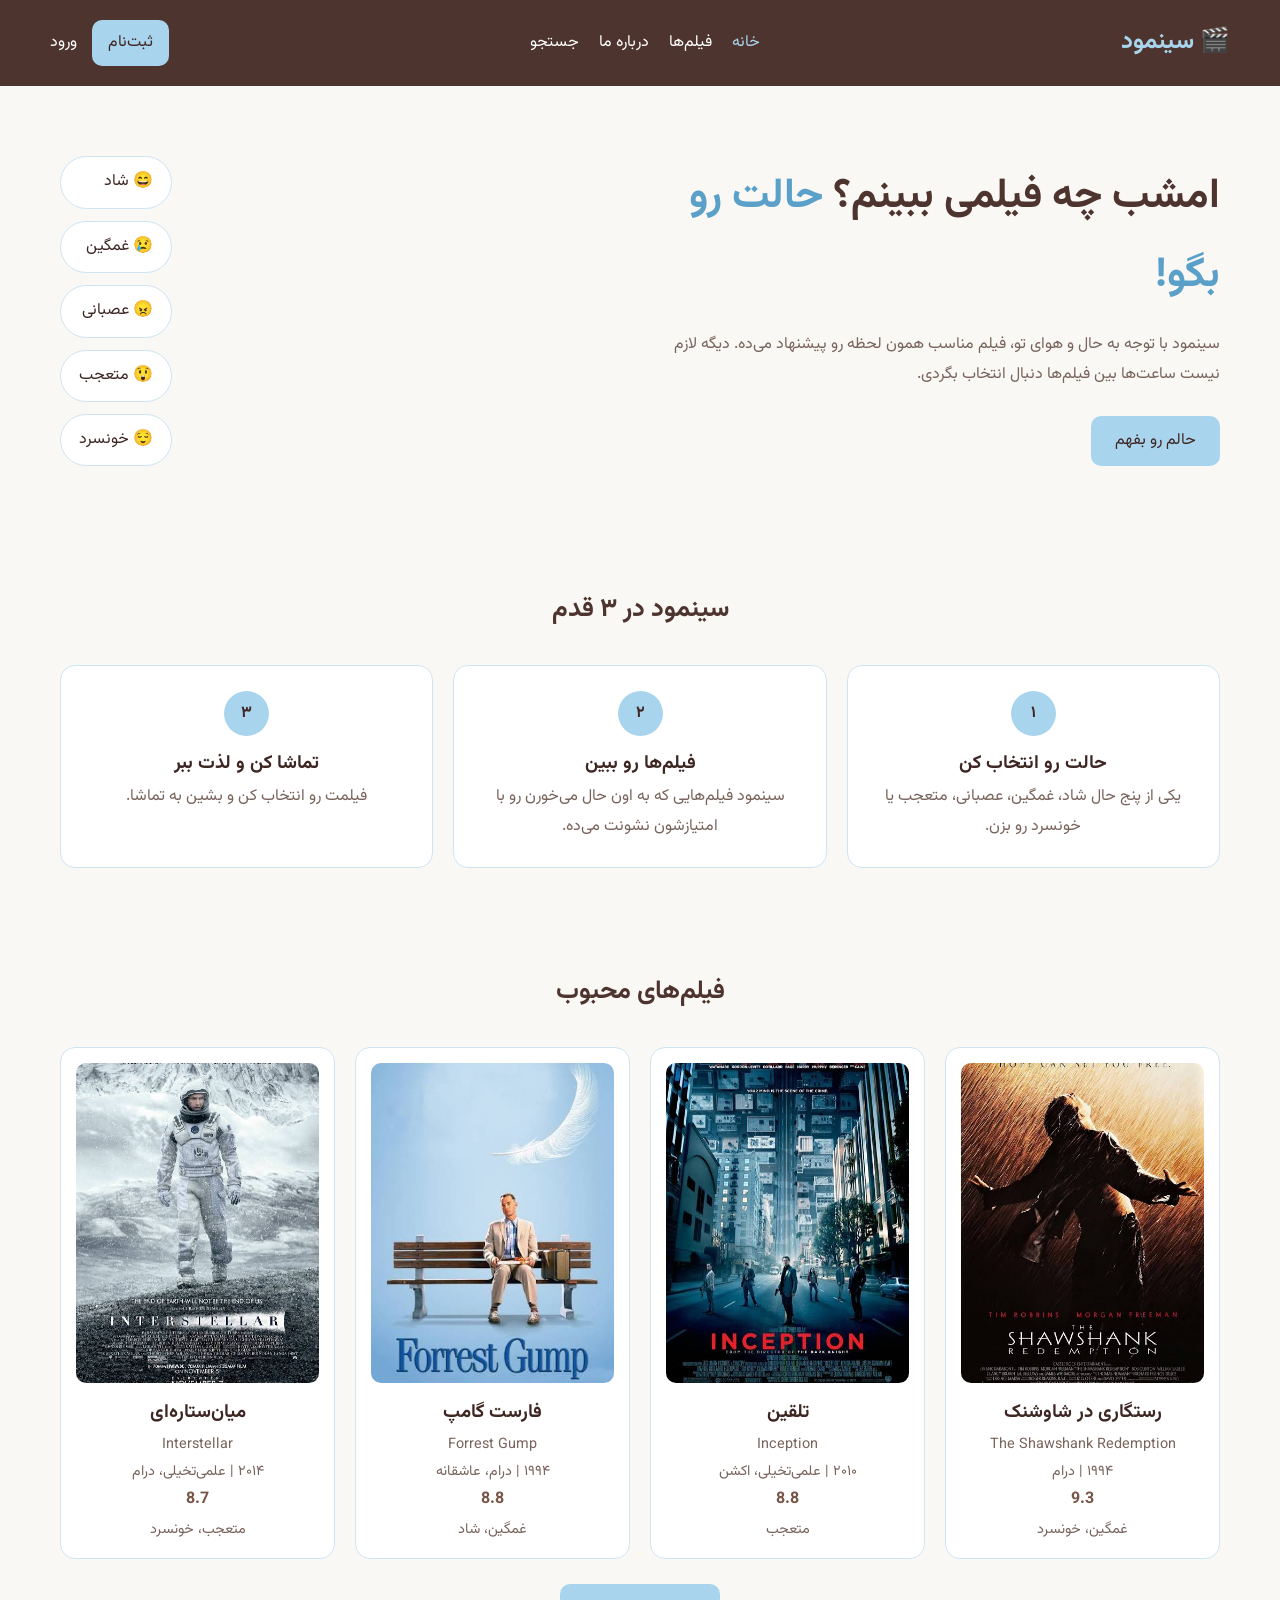
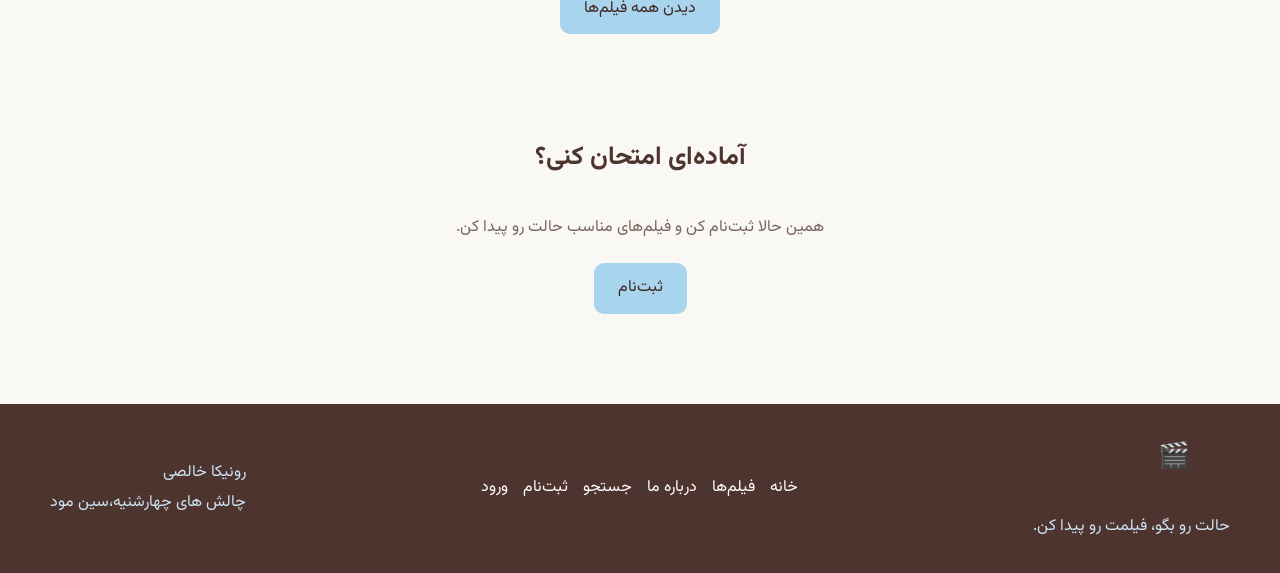
<file: index.html>
<!DOCTYPE html>
<html lang="fa" dir="rtl">

<head>
    <meta charset="UTF-8">
    <meta name="viewport" content="width=device-width, initial-scale=1.0">
    <title>خانه | سینمود</title>
    <link rel="preconnect" href="https://fonts.googleapis.com">
    <link rel="preconnect" href="https://fonts.gstatic.com" crossorigin>
    <link href="https://fonts.googleapis.com/css2?family=Vazirmatn:wght@400;700&display=swap" rel="stylesheet">
    <link rel="stylesheet" href="style.css">
</head>

<body>

    <header>
        <div class="logo">
            <a href="index.html">🎬 سینمود</a>
        </div>

        <input type="checkbox" id="menu-toggle">
        <label for="menu-toggle" class="hamburger">☰</label>

        <nav>
            <a href="index.html" class="active">خانه</a>
            <a href="movies.html">فیلم‌ها</a>
            <a href="about.html">درباره ما</a>
            <a href="search.html">جستجو</a>
        </nav>

        <div class="auth-links">
            <a href="register.html" class="reg">ثبت‌نام</a>
            <a href="login.html">ورود</a>
        </div>
    </header>

    <main>

        <section class="hero">
            <div class="hero-text">
                <h1>امشب چه فیلمی ببینم؟ <span>حالت رو بگو!</span></h1>
                <p>سینمود با توجه به حال و هوای تو، فیلم مناسب همون لحظه رو پیشنهاد می‌ده.
                    دیگه لازم نیست ساعت‌ها بین فیلم‌ها دنبال انتخاب بگردی.</p>
                <a href="search.html" class="btn">حالم رو بفهم</a>
            </div>

            <div class="hero-moods">
                <span>😄 شاد</span>
                <span>😢 غمگین</span>
                <span>😠 عصبانی</span>
                <span>😲 متعجب</span>
                <span>😌 خونسرد</span>
            </div>
        </section>

        <section class="how">
            <h2>سینمود در ۳ قدم</h2>

            <div class="steps">
                <div class="step">
                    <span class="step-number">۱</span>
                    <h3>حالت رو انتخاب کن</h3>
                    <p>یکی از پنج حال شاد، غمگین، عصبانی، متعجب یا خونسرد رو بزن.</p>
                </div>

                <div class="step">
                    <span class="step-number">۲</span>
                    <h3>فیلم‌ها رو ببین</h3>
                    <p>سینمود فیلم‌هایی که به اون حال می‌خورن رو با امتیازشون نشونت می‌ده.</p>
                </div>

                <div class="step">
                    <span class="step-number">۳</span>
                    <h3>تماشا کن و لذت ببر</h3>
                    <p>فیلمت رو انتخاب کن و بشین به تماشا.</p>
                </div>
            </div>
        </section>

        <section class="popular">
            <h2>فیلم‌های محبوب</h2>

            <div class="movie-grid">

                <article class="movie-card" data-mood="sad neutral">
                    <a class="card-link" href="movies.html#movie-11">
                        <img class="poster" src="images/the-shawshank-redemption.jpg" alt="پوستر فیلم رستگاری در شاوشنک">
                        <h3>رستگاری در شاوشنک</h3>
                        <p class="en-title">The Shawshank Redemption</p>
                        <p class="info">۱۹۹۴ | درام</p>
                        <p class="rating"> 9.3</p>
                        <p class="moods">غمگین، خونسرد</p>
                    </a>
                </article>

                <article class="movie-card" data-mood="surprise">
                    <a class="card-link" href="movies.html#movie-6">
                        <img class="poster" src="images/inception.jpg" alt="پوستر فیلم تلقین">
                        <h3>تلقین</h3>
                        <p class="en-title">Inception</p>
                        <p class="info">۲۰۱۰ | علمی‌تخیلی، اکشن</p>
                        <p class="rating"> 8.8</p>
                        <p class="moods">متعجب</p>
                    </a>
                </article>

                <article class="movie-card" data-mood="sad happy">
                    <a class="card-link" href="movies.html#movie-17">
                        <img class="poster" src="images/forrest-gump.jpg" alt="پوستر فیلم فارست گامپ">
                        <h3>فارست گامپ</h3>
                        <p class="en-title">Forrest Gump</p>
                        <p class="info">۱۹۹۴ | درام، عاشقانه</p>
                        <p class="rating"> 8.8</p>
                        <p class="moods">غمگین، شاد</p>
                    </a>
                </article>

                <article class="movie-card" data-mood="surprise neutral">
                    <a class="card-link" href="movies.html#movie-5">
                        <img class="poster" src="images/interstellar.jpg" alt="پوستر فیلم میان‌ستاره‌ای">
                        <h3>میان‌ستاره‌ای</h3>
                        <p class="en-title">Interstellar</p>
                        <p class="info">۲۰۱۴ | علمی‌تخیلی، درام</p>
                        <p class="rating"> 8.7</p>
                        <p class="moods">متعجب، خونسرد</p>
                    </a>
                </article>

            </div>
            <a href="movies.html" class="btn">دیدن همه فیلم‌ها</a>
        </section>

        <!-- سکشن ۴: دعوت به ثبت‌نام -->
        <section class="cta">
            <h2>آماده‌ای امتحان کنی؟</h2>
            <p>همین حالا ثبت‌نام کن و فیلم‌های مناسب حالت رو پیدا کن.</p>
            <a href="register.html" class="btn">ثبت‌نام</a>
        </section>

    </main>

    <footer>
        <div class="footer-brand">
            <h2>🎬 سینمود</h2>
            <p>حالت رو بگو، فیلمت رو پیدا کن.</p>
        </div>

        <div class="footer-links">
            <a href="index.html">خانه</a>
            <a href="movies.html">فیلم‌ها</a>
            <a href="about.html">درباره ما</a>
            <a href="search.html">جستجو</a>
            <a href="register.html">ثبت‌نام</a>
            <a href="login.html">ورود</a>
        </div>

        <div class="footer-contact">
            <p>رونیکا خالصی</p>
            <p>چالش های چهارشنیه،سین مود</p>
        </div>
    </footer>

</body>

</html>
</file>
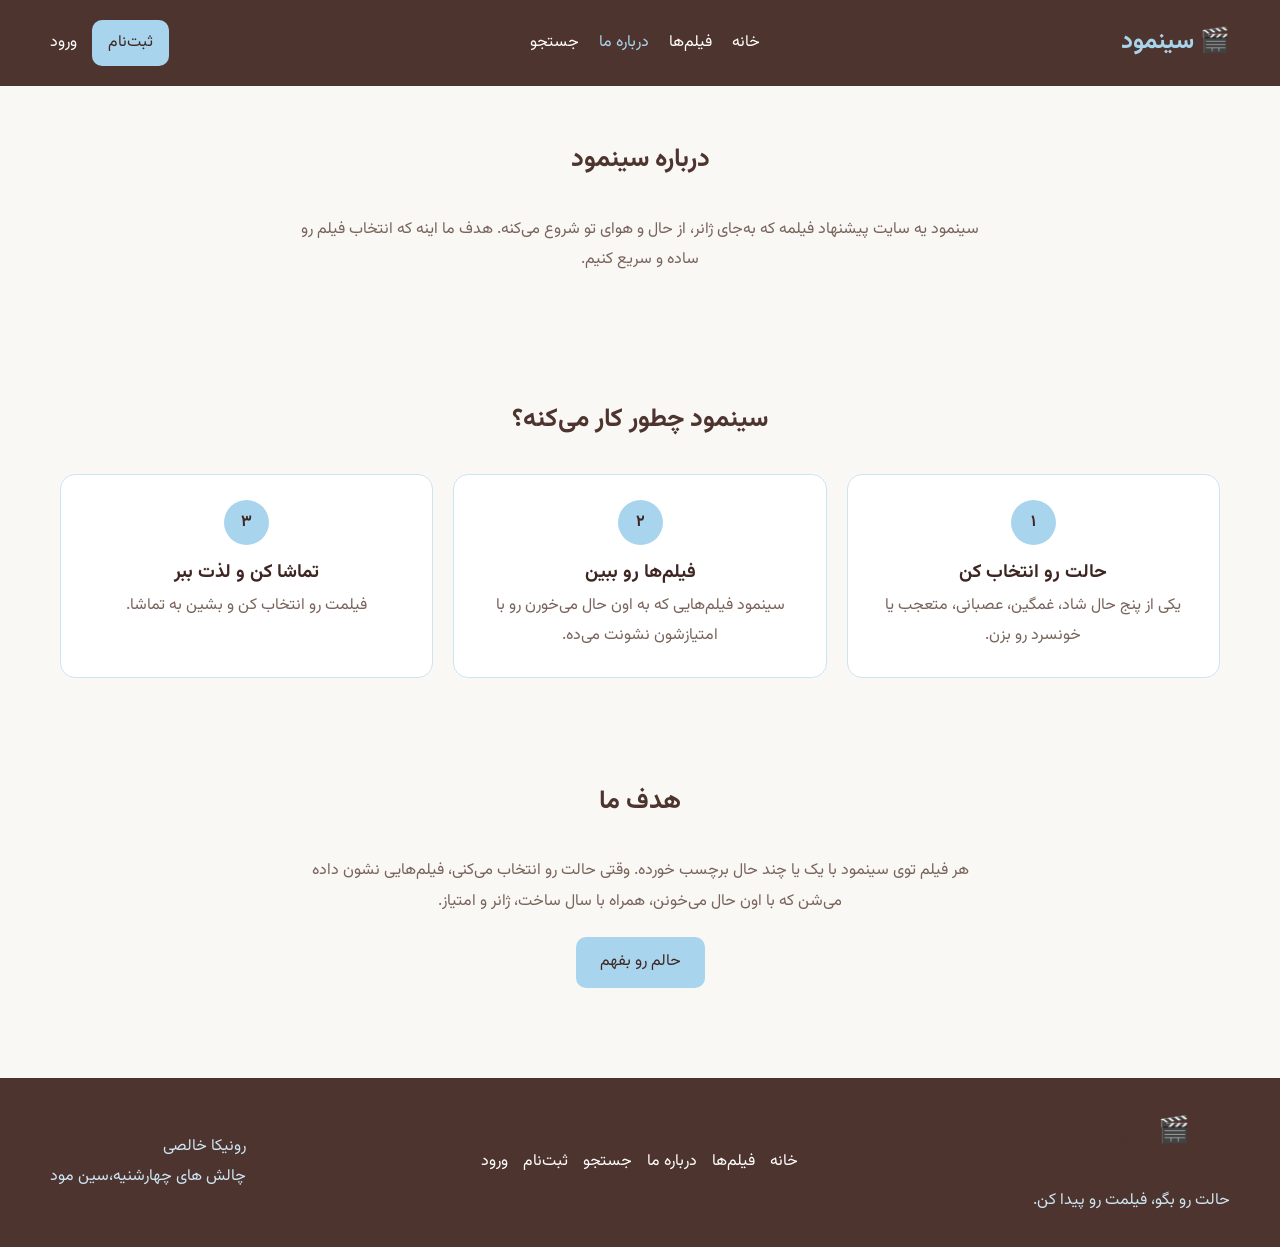
<file: about.html>
<!DOCTYPE html>
<html lang="fa" dir="rtl">

<head>
    <meta charset="UTF-8">
    <meta name="viewport" content="width=device-width, initial-scale=1.0">
    <title>درباره ما | سینمود</title>
    <link rel="preconnect" href="https://fonts.googleapis.com">
    <link rel="preconnect" href="https://fonts.gstatic.com" crossorigin>
    <link href="https://fonts.googleapis.com/css2?family=Vazirmatn:wght@400;700&display=swap" rel="stylesheet">
    <link rel="stylesheet" href="style.css">
</head>

<body>

    <header>
        <div class="logo">
            <a href="index.html">🎬 سینمود</a>
        </div>

        <input type="checkbox" id="menu-toggle">
        <label for="menu-toggle" class="hamburger">☰</label>

        <nav>
            <a href="index.html">خانه</a>
            <a href="movies.html">فیلم‌ها</a>
            <a href="about.html" class="active">درباره ما</a>
            <a href="search.html">جستجو</a>
        </nav>

        <div class="auth-links">
            <a href="register.html" class="reg">ثبت‌نام</a>
            <a href="login.html">ورود</a>
        </div>
    </header>

    <main>

        <section class="about">
            <h2>درباره سینمود</h2>
            <p class="about-goal">سینمود یه سایت پیشنهاد فیلمه که به‌جای ژانر، از حال و هوای تو شروع می‌کنه.
                هدف ما اینه که انتخاب فیلم رو ساده و سریع کنیم.</p>
        </section>

        <section class="how">
            <h2>سینمود چطور کار می‌کنه؟</h2>

            <div class="steps">
                <div class="step">
                    <span class="step-number">۱</span>
                    <h3>حالت رو انتخاب کن</h3>
                    <p>یکی از پنج حال شاد، غمگین، عصبانی، متعجب یا خونسرد رو بزن.</p>
                </div>

                <div class="step">
                    <span class="step-number">۲</span>
                    <h3>فیلم‌ها رو ببین</h3>
                    <p>سینمود فیلم‌هایی که به اون حال می‌خورن رو با امتیازشون نشونت می‌ده.</p>
                </div>

                <div class="step">
                    <span class="step-number">۳</span>
                    <h3>تماشا کن و لذت ببر</h3>
                    <p>فیلمت رو انتخاب کن و بشین به تماشا.</p>
                </div>
            </div>
        </section>

        <section class="goal">
            <h2>هدف ما</h2>
            <p>هر فیلم توی سینمود با یک یا چند حال برچسب خورده. وقتی حالت رو انتخاب می‌کنی،
                فیلم‌هایی نشون داده می‌شن که با اون حال می‌خونن، همراه با سال ساخت، ژانر و امتیاز.</p>
            <a href="search.html" class="btn">حالم رو بفهم</a>
        </section>

    </main>

    <footer>
        <div class="footer-brand">
            <h2>🎬 سینمود</h2>
            <p>حالت رو بگو، فیلمت رو پیدا کن.</p>
        </div>

        <div class="footer-links">
            <a href="index.html">خانه</a>
            <a href="movies.html">فیلم‌ها</a>
            <a href="about.html">درباره ما</a>
            <a href="search.html">جستجو</a>
            <a href="register.html">ثبت‌نام</a>
            <a href="login.html">ورود</a>
        </div>

        <div class="footer-contact">
            <p>رونیکا خالصی</p>
            <p>چالش های چهارشنیه،سین مود</p>
        </div>
    </footer>

</body>

</html>
</file>
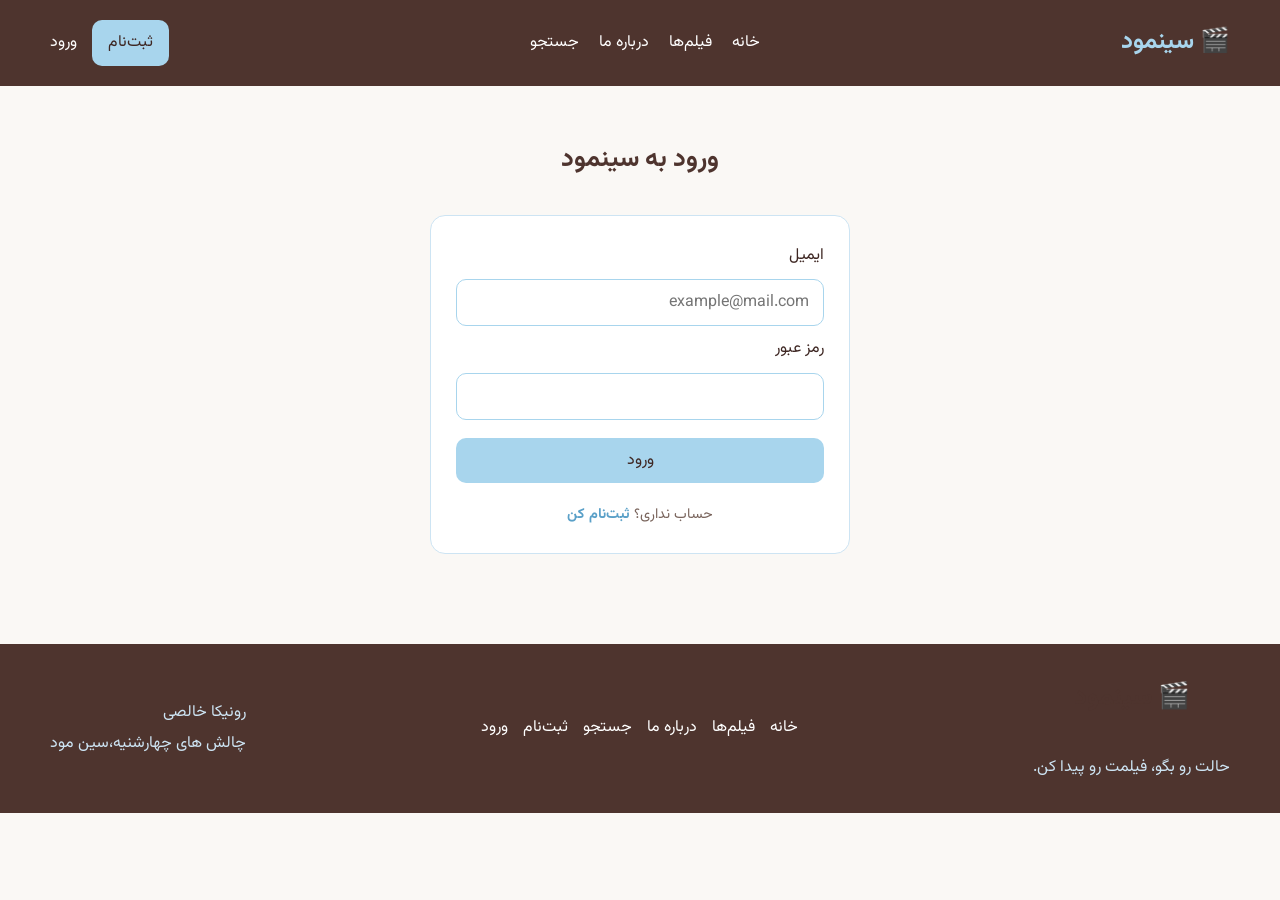
<file: login.html>
<!DOCTYPE html>
<html lang="fa" dir="rtl">

<head>
    <meta charset="UTF-8">
    <meta name="viewport" content="width=device-width, initial-scale=1.0">
    <title>ورود | سینمود</title>
    <link rel="preconnect" href="https://fonts.googleapis.com">
    <link rel="preconnect" href="https://fonts.gstatic.com" crossorigin>
    <link href="https://fonts.googleapis.com/css2?family=Vazirmatn:wght@400;700&display=swap" rel="stylesheet">
    <link rel="stylesheet" href="style.css">
</head>

<body>

    <header>
        <div class="logo">
            <a href="index.html">🎬 سینمود</a>
        </div>

        <input type="checkbox" id="menu-toggle">
        <label for="menu-toggle" class="hamburger">☰</label>

        <nav>
            <a href="index.html">خانه</a>
            <a href="movies.html">فیلم‌ها</a>
            <a href="about.html">درباره ما</a>
            <a href="search.html">جستجو</a>
        </nav>

        <div class="auth-links">
            <a href="register.html" class="reg">ثبت‌نام</a>
            <a href="login.html">ورود</a>
        </div>
    </header>

    <main>

        <section class="auth">
            <h2>ورود به سینمود</h2>

            <form class="auth-form" action="#" method="post">
                <label for="login-email">ایمیل</label>
                <input type="email" id="login-email" name="email" placeholder="example@mail.com">

                <label for="login-pass">رمز عبور</label>
                <input type="password" id="login-pass" name="password">

                <button type="submit">ورود</button>

                <p class="auth-switch">حساب نداری؟ <a href="register.html">ثبت‌نام کن</a></p>
            </form>
        </section>

    </main>

    <footer>
        <div class="footer-brand">
            <h2>🎬 سینمود</h2>
            <p>حالت رو بگو، فیلمت رو پیدا کن.</p>
        </div>

        <div class="footer-links">
            <a href="index.html">خانه</a>
            <a href="movies.html">فیلم‌ها</a>
            <a href="about.html">درباره ما</a>
            <a href="search.html">جستجو</a>
            <a href="register.html">ثبت‌نام</a>
            <a href="login.html">ورود</a>
        </div>

        <div class="footer-contact">
            <p>رونیکا خالصی</p>
            <p>چالش های چهارشنیه،سین مود</p>
        </div>
    </footer>

</body>

</html>
</file>
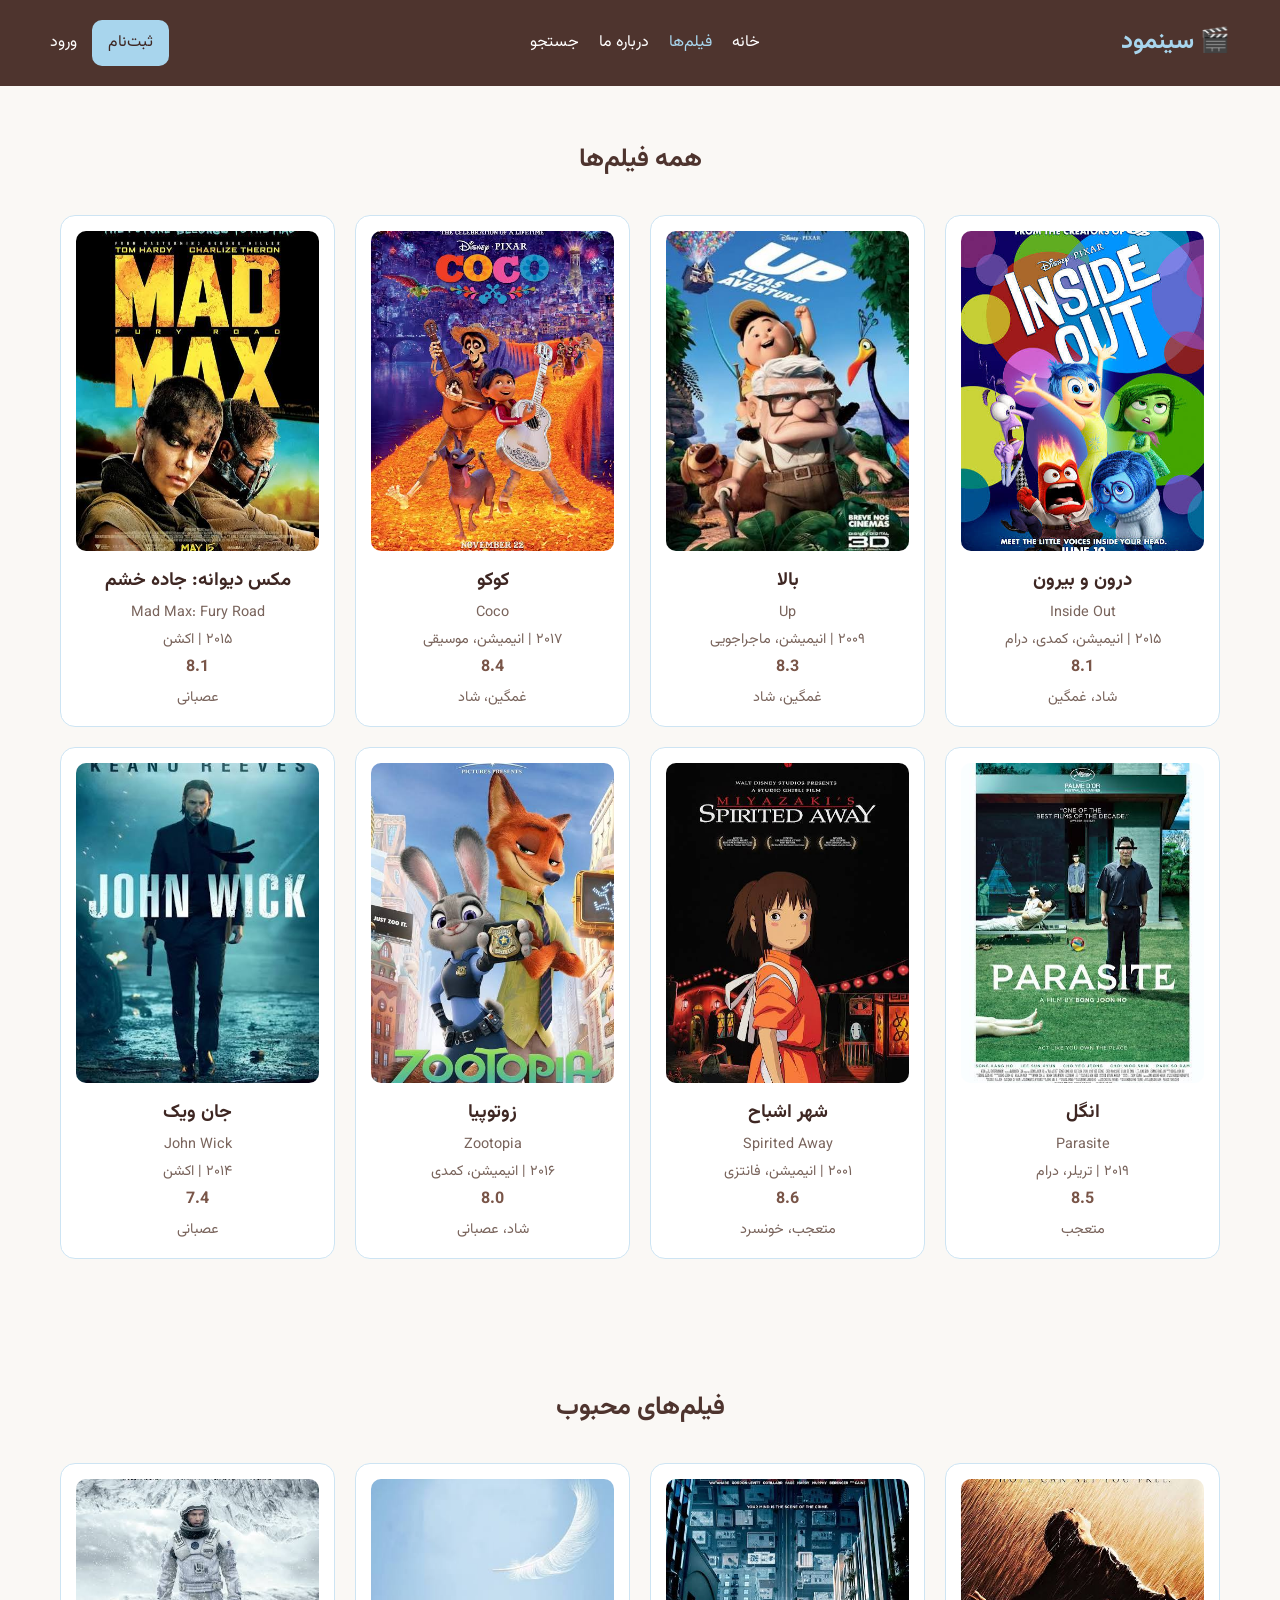
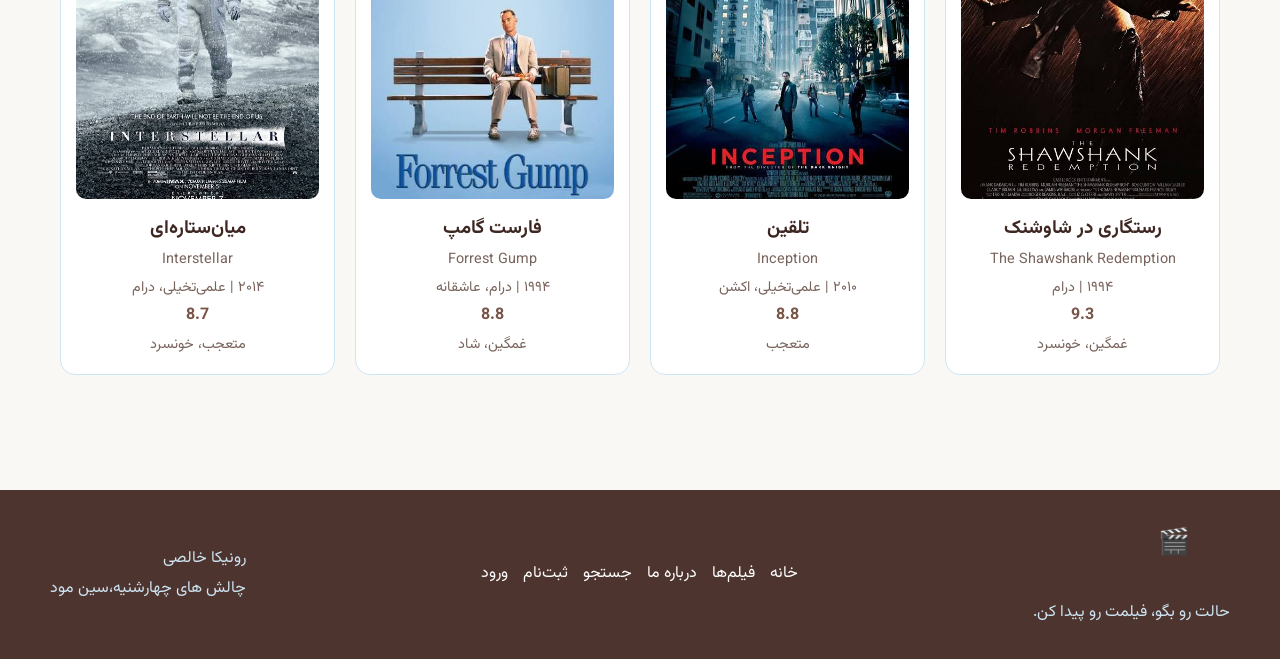
<file: movies.html>
<!DOCTYPE html>
<html lang="fa" dir="rtl">

<head>
    <meta charset="UTF-8">
    <meta name="viewport" content="width=device-width, initial-scale=1.0">
    <title>فیلم‌ها | سینمود</title>
    <link rel="preconnect" href="https://fonts.googleapis.com">
    <link rel="preconnect" href="https://fonts.gstatic.com" crossorigin>
    <link href="https://fonts.googleapis.com/css2?family=Vazirmatn:wght@400;700&display=swap" rel="stylesheet">
    <link rel="stylesheet" href="style.css">
</head>

<body>

    <header>
        <div class="logo">
            <a href="index.html">🎬 سینمود</a>
        </div>

        <input type="checkbox" id="menu-toggle">
        <label for="menu-toggle" class="hamburger">☰</label>

        <nav>
            <a href="index.html">خانه</a>
            <a href="movies.html" class="active">فیلم‌ها</a>
            <a href="about.html">درباره ما</a>
            <a href="search.html">جستجو</a>
        </nav>

        <div class="auth-links">
            <a href="register.html" class="reg">ثبت‌نام</a>
            <a href="login.html">ورود</a>
        </div>
    </header>

    <main>

        <section class="movies">
            <h2>همه فیلم‌ها</h2>

            <div class="movie-grid">

                <article class="movie-card" data-mood="happy sad">
                    <a class="card-link" href="movies.html#movie-1">
                        <img class="poster" src="images/inside-out.jpg" alt="پوستر فیلم درون و بیرون">
                        <h3>درون و بیرون</h3>
                        <p class="en-title">Inside Out</p>
                        <p class="info">۲۰۱۵ | انیمیشن، کمدی، درام</p>
                        <p class="rating"> 8.1</p>
                        <p class="moods">شاد، غمگین</p>
                    </a>
                </article>

                <article class="movie-card" data-mood="sad happy">
                    <a class="card-link" href="movies.html#movie-3">
                        <img class="poster" src="images/up.jpg" alt="پوستر فیلم بالا">
                        <h3>بالا</h3>
                        <p class="en-title">Up</p>
                        <p class="info">۲۰۰۹ | انیمیشن، ماجراجویی</p>
                        <p class="rating">8.3</p>
                        <p class="moods">غمگین، شاد</p>
                    </a>
                </article>

                <article class="movie-card" data-mood="sad happy">
                    <a class="card-link" href="movies.html#movie-8">
                        <img class="poster" src="images/coco.jpg" alt="پوستر فیلم کوکو">
                        <h3>کوکو</h3>
                        <p class="en-title">Coco</p>
                        <p class="info">۲۰۱۷ | انیمیشن، موسیقی</p>
                        <p class="rating"> 8.4</p>
                        <p class="moods">غمگین، شاد</p>
                    </a>
                </article>

                <article class="movie-card" data-mood="angry">
                    <a class="card-link" href="movies.html#movie-10">
                        <img class="poster" src="images/mad-max-fury-road.jpg" alt="پوستر فیلم مکس دیوانه: جاده خشم">
                        <h3>مکس دیوانه: جاده خشم</h3>
                        <p class="en-title">Mad Max: Fury Road</p>
                        <p class="info">۲۰۱۵ | اکشن</p>
                        <p class="rating"> 8.1</p>
                        <p class="moods">عصبانی</p>
                    </a>
                </article>

                <article class="movie-card" data-mood="surprise">
                    <a class="card-link" href="movies.html#movie-24">
                        <img class="poster" src="images/parasite.jpg" alt="پوستر فیلم انگل">
                        <h3>انگل</h3>
                        <p class="en-title">Parasite</p>
                        <p class="info">۲۰۱۹ | تریلر، درام</p>
                        <p class="rating"> 8.5</p>
                        <p class="moods">متعجب</p>
                    </a>
                </article>

                <article class="movie-card" data-mood="surprise neutral">
                    <a class="card-link" href="movies.html#movie-14">
                        <img class="poster" src="images/spirited-away.jpg" alt="پوستر فیلم شهر اشباح">
                        <h3>شهر اشباح</h3>
                        <p class="en-title">Spirited Away</p>
                        <p class="info">۲۰۰۱ | انیمیشن، فانتزی</p>
                        <p class="rating"> 8.6</p>
                        <p class="moods">متعجب، خونسرد</p>
                    </a>
                </article>

                <article class="movie-card" data-mood="happy angry">
                    <a class="card-link" href="movies.html#movie-16">
                        <img class="poster" src="images/zootopia.jpg" alt="پوستر فیلم زوتوپیا">
                        <h3>زوتوپیا</h3>
                        <p class="en-title">Zootopia</p>
                        <p class="info">۲۰۱۶ | انیمیشن، کمدی</p>
                        <p class="rating"> 8.0</p>
                        <p class="moods">شاد، عصبانی</p>
                    </a>
                </article>

                <article class="movie-card" data-mood="angry">
                    <a class="card-link" href="movies.html#movie-22">
                        <img class="poster" src="images/john-wick.jpg" alt="پوستر فیلم جان ویک">
                        <h3>جان ویک</h3>
                        <p class="en-title">John Wick</p>
                        <p class="info">۲۰۱۴ | اکشن</p>
                        <p class="rating"> 7.4</p>
                        <p class="moods">عصبانی</p>
                    </a>
                </article>

            </div>
        </section>

        <section class="popular">
            <h2>فیلم‌های محبوب</h2>

            <div class="movie-grid">

                <article class="movie-card" data-mood="sad neutral">
                    <a class="card-link" href="movies.html#movie-11">
                        <img class="poster" src="images/the-shawshank-redemption.jpg" alt="پوستر فیلم رستگاری در شاوشنک">
                        <h3>رستگاری در شاوشنک</h3>
                        <p class="en-title">The Shawshank Redemption</p>
                        <p class="info">۱۹۹۴ | درام</p>
                        <p class="rating"> 9.3</p>
                        <p class="moods">غمگین، خونسرد</p>
                    </a>
                </article>

                <article class="movie-card" data-mood="surprise">
                    <a class="card-link" href="movies.html#movie-6">
                        <img class="poster" src="images/inception.jpg" alt="پوستر فیلم تلقین">
                        <h3>تلقین</h3>
                        <p class="en-title">Inception</p>
                        <p class="info">۲۰۱۰ | علمی‌تخیلی، اکشن</p>
                        <p class="rating"> 8.8</p>
                        <p class="moods">متعجب</p>
                    </a>
                </article>

                <article class="movie-card" data-mood="sad happy">
                    <a class="card-link" href="movies.html#movie-17">
                        <img class="poster" src="images/forrest-gump.jpg" alt="پوستر فیلم فارست گامپ">
                        <h3>فارست گامپ</h3>
                        <p class="en-title">Forrest Gump</p>
                        <p class="info">۱۹۹۴ | درام، عاشقانه</p>
                        <p class="rating"> 8.8</p>
                        <p class="moods">غمگین، شاد</p>
                    </a>
                </article>

                <article class="movie-card" data-mood="surprise neutral">
                    <a class="card-link" href="movies.html#movie-5">
                        <img class="poster" src="images/interstellar.jpg" alt="پوستر فیلم میان‌ستاره‌ای">
                        <h3>میان‌ستاره‌ای</h3>
                        <p class="en-title">Interstellar</p>
                        <p class="info">۲۰۱۴ | علمی‌تخیلی، درام</p>
                        <p class="rating"> 8.7</p>
                        <p class="moods">متعجب، خونسرد</p>
                    </a>
                </article>

            </div>
        </section>

        <div class="modal" id="movie-1">
            <a href="#" class="modal-bg" aria-label="بستن"></a>
            <div class="modal-box">
                <a href="#" class="modal-close">✕</a>
                <img class="poster" src="images/inside-out.jpg" alt="پوستر فیلم درون و بیرون">
                <h3>درون و بیرون</h3>
                <p class="en-title">Inside Out</p>
                <p class="info">سال: ۲۰۱۵ | ژانر: انیمیشن، کمدی، درام</p>
                <p class="rating"> امتیاز: 8.1</p>
                <div class="mood-tags"><span>شاد</span><span>غمگین</span></div>
                <h4>فیلم‌های مشابه</h4>
                <div class="related"><a href="#movie-3">بالا</a><a href="#movie-8">کوکو</a><a href="#movie-16">زوتوپیا</a></div>
            </div>
        </div>
        <div class="modal" id="movie-3">
            <a href="#" class="modal-bg" aria-label="بستن"></a>
            <div class="modal-box">
                <a href="#" class="modal-close">✕</a>
                <img class="poster" src="images/up.jpg" alt="پوستر فیلم بالا">
                <h3>بالا</h3>
                <p class="en-title">Up</p>
                <p class="info">سال: ۲۰۰۹ | ژانر: انیمیشن، ماجراجویی</p>
                <p class="rating"> امتیاز: 8.3</p>
                <div class="mood-tags"><span>غمگین</span><span>شاد</span></div>
                <h4>فیلم‌های مشابه</h4>
                <div class="related"><a href="#movie-1">درون و بیرون</a><a href="#movie-8">کوکو</a><a href="#movie-16">زوتوپیا</a></div>
            </div>
        </div>
        <div class="modal" id="movie-8">
            <a href="#" class="modal-bg" aria-label="بستن"></a>
            <div class="modal-box">
                <a href="#" class="modal-close">✕</a>
                <img class="poster" src="images/coco.jpg" alt="پوستر فیلم کوکو">
                <h3>کوکو</h3>
                <p class="en-title">Coco</p>
                <p class="info">سال: ۲۰۱۷ | ژانر: انیمیشن، موسیقی</p>
                <p class="rating"> امتیاز: 8.4</p>
                <div class="mood-tags"><span>غمگین</span><span>شاد</span></div>
                <h4>فیلم‌های مشابه</h4>
                <div class="related"><a href="#movie-1">درون و بیرون</a><a href="#movie-3">بالا</a><a href="#movie-16">زوتوپیا</a></div>
            </div>
        </div>
        <div class="modal" id="movie-10">
            <a href="#" class="modal-bg" aria-label="بستن"></a>
            <div class="modal-box">
                <a href="#" class="modal-close">✕</a>
                <img class="poster" src="images/mad-max-fury-road.jpg" alt="پوستر فیلم مکس دیوانه: جاده خشم">
                <h3>مکس دیوانه: جاده خشم</h3>
                <p class="en-title">Mad Max: Fury Road</p>
                <p class="info">سال: ۲۰۱۵ | ژانر: اکشن</p>
                <p class="rating"> امتیاز: 8.1</p>
                <div class="mood-tags"><span>عصبانی</span></div>
                <h4>فیلم‌های مشابه</h4>
                <div class="related"><a href="#movie-16">زوتوپیا</a><a href="#movie-22">جان ویک</a></div>
            </div>
        </div>
        <div class="modal" id="movie-24">
            <a href="#" class="modal-bg" aria-label="بستن"></a>
            <div class="modal-box">
                <a href="#" class="modal-close">✕</a>
                <img class="poster" src="images/parasite.jpg" alt="پوستر فیلم انگل">
                <h3>انگل</h3>
                <p class="en-title">Parasite</p>
                <p class="info">سال: ۲۰۱۹ | ژانر: تریلر، درام</p>
                <p class="rating"> امتیاز: 8.5</p>
                <div class="mood-tags"><span>متعجب</span></div>
                <h4>فیلم‌های مشابه</h4>
                <div class="related"><a href="#movie-14">شهر اشباح</a><a href="#movie-6">تلقین</a><a href="#movie-5">میان‌ستاره‌ای</a></div>
            </div>
        </div>
        <div class="modal" id="movie-14">
            <a href="#" class="modal-bg" aria-label="بستن"></a>
            <div class="modal-box">
                <a href="#" class="modal-close">✕</a>
                <img class="poster" src="images/spirited-away.jpg" alt="پوستر فیلم شهر اشباح">
                <h3>شهر اشباح</h3>
                <p class="en-title">Spirited Away</p>
                <p class="info">سال: ۲۰۰۱ | ژانر: انیمیشن، فانتزی</p>
                <p class="rating"> امتیاز: 8.6</p>
                <div class="mood-tags"><span>متعجب</span><span>خونسرد</span></div>
                <h4>فیلم‌های مشابه</h4>
                <div class="related"><a href="#movie-24">انگل</a><a href="#movie-11">رستگاری در شاوشنک</a><a href="#movie-6">تلقین</a></div>
            </div>
        </div>
        <div class="modal" id="movie-16">
            <a href="#" class="modal-bg" aria-label="بستن"></a>
            <div class="modal-box">
                <a href="#" class="modal-close">✕</a>
                <img class="poster" src="images/zootopia.jpg" alt="پوستر فیلم زوتوپیا">
                <h3>زوتوپیا</h3>
                <p class="en-title">Zootopia</p>
                <p class="info">سال: ۲۰۱۶ | ژانر: انیمیشن، کمدی</p>
                <p class="rating"> امتیاز: 8.0</p>
                <div class="mood-tags"><span>شاد</span><span>عصبانی</span></div>
                <h4>فیلم‌های مشابه</h4>
                <div class="related"><a href="#movie-1">درون و بیرون</a><a href="#movie-3">بالا</a><a href="#movie-8">کوکو</a></div>
            </div>
        </div>
        <div class="modal" id="movie-22">
            <a href="#" class="modal-bg" aria-label="بستن"></a>
            <div class="modal-box">
                <a href="#" class="modal-close">✕</a>
                <img class="poster" src="images/john-wick.jpg" alt="پوستر فیلم جان ویک">
                <h3>جان ویک</h3>
                <p class="en-title">John Wick</p>
                <p class="info">سال: ۲۰۱۴ | ژانر: اکشن</p>
                <p class="rating"> امتیاز: 7.4</p>
                <div class="mood-tags"><span>عصبانی</span></div>
                <h4>فیلم‌های مشابه</h4>
                <div class="related"><a href="#movie-10">مکس دیوانه: جاده خشم</a><a href="#movie-16">زوتوپیا</a></div>
            </div>
        </div>
        <div class="modal" id="movie-11">
            <a href="#" class="modal-bg" aria-label="بستن"></a>
            <div class="modal-box">
                <a href="#" class="modal-close">✕</a>
                <img class="poster" src="images/the-shawshank-redemption.jpg" alt="پوستر فیلم رستگاری در شاوشنک">
                <h3>رستگاری در شاوشنک</h3>
                <p class="en-title">The Shawshank Redemption</p>
                <p class="info">سال: ۱۹۹۴ | ژانر: درام</p>
                <p class="rating"> امتیاز: 9.3</p>
                <div class="mood-tags"><span>غمگین</span><span>خونسرد</span></div>
                <h4>فیلم‌های مشابه</h4>
                <div class="related"><a href="#movie-1">درون و بیرون</a><a href="#movie-3">بالا</a><a href="#movie-8">کوکو</a></div>
            </div>
        </div>
        <div class="modal" id="movie-6">
            <a href="#" class="modal-bg" aria-label="بستن"></a>
            <div class="modal-box">
                <a href="#" class="modal-close">✕</a>
                <img class="poster" src="images/inception.jpg" alt="پوستر فیلم تلقین">
                <h3>تلقین</h3>
                <p class="en-title">Inception</p>
                <p class="info">سال: ۲۰۱۰ | ژانر: علمی‌تخیلی، اکشن</p>
                <p class="rating"> امتیاز: 8.8</p>
                <div class="mood-tags"><span>متعجب</span></div>
                <h4>فیلم‌های مشابه</h4>
                <div class="related"><a href="#movie-24">انگل</a><a href="#movie-14">شهر اشباح</a><a href="#movie-5">میان‌ستاره‌ای</a></div>
            </div>
        </div>
        <div class="modal" id="movie-17">
            <a href="#" class="modal-bg" aria-label="بستن"></a>
            <div class="modal-box">
                <a href="#" class="modal-close">✕</a>
                <img class="poster" src="images/forrest-gump.jpg" alt="پوستر فیلم فارست گامپ">
                <h3>فارست گامپ</h3>
                <p class="en-title">Forrest Gump</p>
                <p class="info">سال: ۱۹۹۴ | ژانر: درام، عاشقانه</p>
                <p class="rating"> امتیاز: 8.8</p>
                <div class="mood-tags"><span>غمگین</span><span>شاد</span></div>
                <h4>فیلم‌های مشابه</h4>
                <div class="related"><a href="#movie-1">درون و بیرون</a><a href="#movie-3">بالا</a><a href="#movie-8">کوکو</a></div>
            </div>
        </div>
        <div class="modal" id="movie-5">
            <a href="#" class="modal-bg" aria-label="بستن"></a>
            <div class="modal-box">
                <a href="#" class="modal-close">✕</a>
                <img class="poster" src="images/interstellar.jpg" alt="پوستر فیلم میان‌ستاره‌ای">
                <h3>میان‌ستاره‌ای</h3>
                <p class="en-title">Interstellar</p>
                <p class="info">سال: ۲۰۱۴ | ژانر: علمی‌تخیلی، درام</p>
                <p class="rating"> امتیاز: 8.7</p>
                <div class="mood-tags"><span>متعجب</span><span>خونسرد</span></div>
                <h4>فیلم‌های مشابه</h4>
                <div class="related"><a href="#movie-24">انگل</a><a href="#movie-14">شهر اشباح</a><a href="#movie-11">رستگاری در شاوشنک</a></div>
            </div>
        </div>


    </main>

    <footer>
        <div class="footer-brand">
            <h2>🎬 سینمود</h2>
            <p>حالت رو بگو، فیلمت رو پیدا کن.</p>
        </div>

        <div class="footer-links">
            <a href="index.html">خانه</a>
            <a href="movies.html">فیلم‌ها</a>
            <a href="about.html">درباره ما</a>
            <a href="search.html">جستجو</a>
            <a href="register.html">ثبت‌نام</a>
            <a href="login.html">ورود</a>
        </div>

        <div class="footer-contact">
            <p>رونیکا خالصی</p>
            <p>چالش های چهارشنیه،سین مود</p>
        </div>
    </footer>

</body>

</html>
</file>
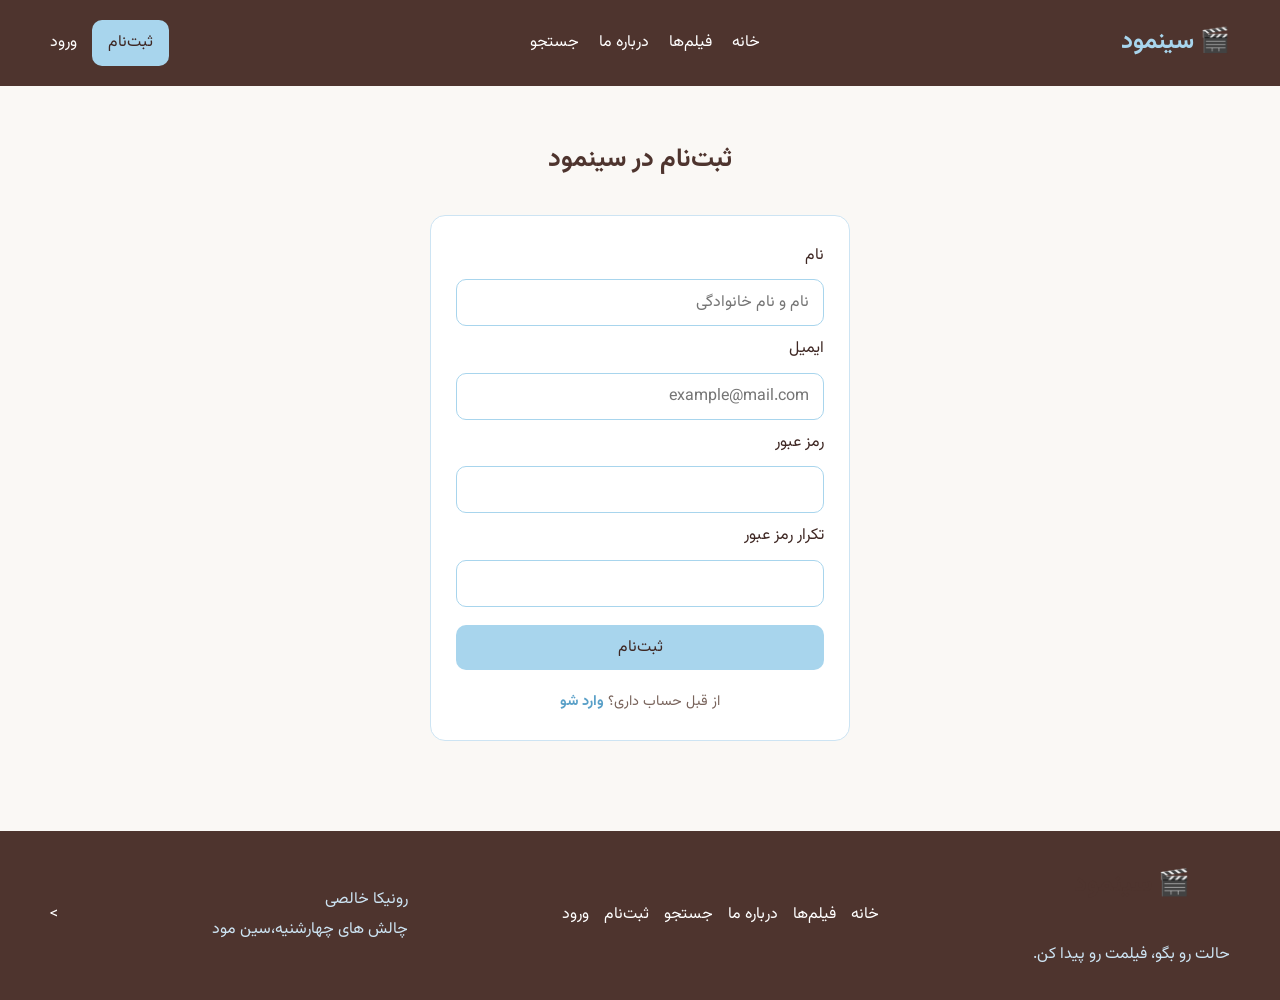
<file: register.html>
<!DOCTYPE html>
<html lang="fa" dir="rtl">

<head>
    <meta charset="UTF-8">
    <meta name="viewport" content="width=device-width, initial-scale=1.0">
    <title>ثبت‌نام | سینمود</title>
    <link rel="preconnect" href="https://fonts.googleapis.com">
    <link rel="preconnect" href="https://fonts.gstatic.com" crossorigin>
    <link href="https://fonts.googleapis.com/css2?family=Vazirmatn:wght@400;700&display=swap" rel="stylesheet">
    <link rel="stylesheet" href="style.css">
</head>

<body>

    <header>
        <div class="logo">
            <a href="index.html">🎬 سینمود</a>
        </div>

        <input type="checkbox" id="menu-toggle">
        <label for="menu-toggle" class="hamburger">☰</label>

        <nav>
            <a href="index.html">خانه</a>
            <a href="movies.html">فیلم‌ها</a>
            <a href="about.html">درباره ما</a>
            <a href="search.html">جستجو</a>
        </nav>

        <div class="auth-links">
            <a href="register.html" class="reg">ثبت‌نام</a>
            <a href="login.html">ورود</a>
        </div>
    </header>

    <main>

        <section class="auth">
            <h2>ثبت‌نام در سینمود</h2>

            <form class="auth-form" action="#" method="post">
                <label for="reg-name">نام</label>
                <input type="text" id="reg-name" name="name" placeholder="نام و نام خانوادگی">

                <label for="reg-email">ایمیل</label>
                <input type="email" id="reg-email" name="email" placeholder="example@mail.com">

                <label for="reg-pass">رمز عبور</label>
                <input type="password" id="reg-pass" name="password">

                <label for="reg-pass2">تکرار رمز عبور</label>
                <input type="password" id="reg-pass2" name="password2">

                <button type="submit">ثبت‌نام</button>

                <p class="auth-switch">از قبل حساب داری؟ <a href="login.html">وارد شو</a></p>
            </form>
        </section>

    </main>

    <footer>
        <div class="footer-brand">
            <h2>🎬 سینمود</h2>
            <p>حالت رو بگو، فیلمت رو پیدا کن.</p>
        </div>

        <div class="footer-links">
            <a href="index.html">خانه</a>
            <a href="movies.html">فیلم‌ها</a>
            <a href="about.html">درباره ما</a>
            <a href="search.html">جستجو</a>
            <a href="register.html">ثبت‌نام</a>
            <a href="login.html">ورود</a>
        </div>

        <div class="footer-contact">
            <p>رونیکا خالصی</p>
            <p>چالش های چهارشنیه،سین مود</p>
        </div>>
    </footer>

</body>

</html>
</file>
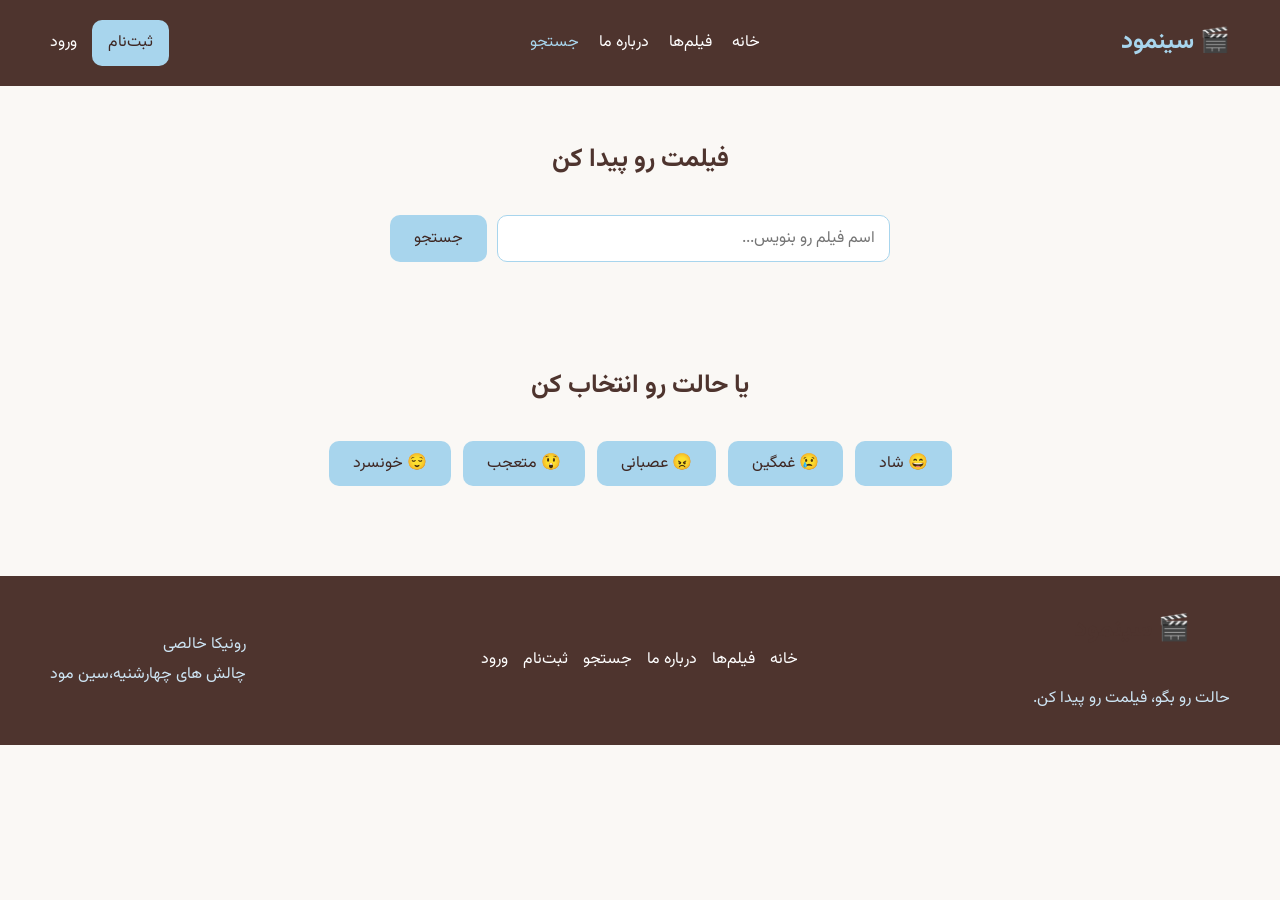
<file: search.html>
<!DOCTYPE html>
<html lang="fa" dir="rtl">

<head>
    <meta charset="UTF-8">
    <meta name="viewport" content="width=device-width, initial-scale=1.0">
    <title>جستجو | سینمود</title>
    <link rel="preconnect" href="https://fonts.googleapis.com">
    <link rel="preconnect" href="https://fonts.gstatic.com" crossorigin>
    <link href="https://fonts.googleapis.com/css2?family=Vazirmatn:wght@400;700&display=swap" rel="stylesheet">
    <link rel="stylesheet" href="style.css">
</head>

<body>

    <header>
        <div class="logo">
            <a href="index.html">🎬 سینمود</a>
        </div>
        <input type="checkbox" id="menu-toggle">
        <label for="menu-toggle" class="hamburger">☰</label>

        <nav>
            <a href="index.html">خانه</a>
            <a href="movies.html">فیلم‌ها</a>
            <a href="about.html">درباره ما</a>
            <a href="search.html" class="active">جستجو</a>
        </nav>

        <div class="auth-links">
            <a href="register.html" class="reg">ثبت‌نام</a>
            <a href="login.html">ورود</a>
        </div>
    </header>

    <main>

        <section class="search">
            <h2>فیلمت رو پیدا کن</h2>

            <form class="search-form" action="#" method="get">
                <input type="search" name="q" placeholder="اسم فیلم رو بنویس...">
                <button type="submit">جستجو</button>
            </form>
        </section>

        <section class="mood-search">
            <h2>یا حالت رو انتخاب کن</h2>

            <div class="mood-buttons">
                <button type="button">😄 شاد</button>
                <button type="button">😢 غمگین</button>
                <button type="button">😠 عصبانی</button>
                <button type="button">😲 متعجب</button>
                <button type="button">😌 خونسرد</button>
            </div>
        </section>

    </main>

    <footer>
        <div class="footer-brand">
            <h2>🎬 سینمود</h2>
            <p>حالت رو بگو، فیلمت رو پیدا کن.</p>
        </div>

        <div class="footer-links">
            <a href="index.html">خانه</a>
            <a href="movies.html">فیلم‌ها</a>
            <a href="about.html">درباره ما</a>
            <a href="search.html">جستجو</a>
            <a href="register.html">ثبت‌نام</a>
            <a href="login.html">ورود</a>
        </div>

        <div class="footer-contact">
            <p>رونیکا خالصی</p>
            <p>چالش های چهارشنیه،سین مود</p>
        </div>
    </footer>

</body>

</html>
</file>
<file: style.css>
* {
    box-sizing: border-box;
    margin: 0;
    padding: 0;
}

body {
    background-color: rgb(250, 248, 245);
    color: rgb(62, 39, 35);
    font-family: 'Vazirmatn', Tahoma, sans-serif;
    line-height: 1.9;
}

a {
    color: rgb(62, 39, 35);
    text-decoration: none;
    transition: 0.3s;
}

h2 {
    text-align: center;
    margin-bottom: 30px;
    font-size: 1.6rem;
    color: rgb(78, 52, 46);
}

section {
    padding: 50px 20px;
    max-width: 1200px;
    margin: 0 auto;
}

.btn,
button {
    display: inline-block;
    background-color: rgb(168, 213, 237);
    color: rgb(62, 39, 35);
    border: none;
    border-radius: 10px;
    padding: 10px 24px;
    font-family: inherit;
    font-size: 1rem;
    cursor: pointer;
    transition: 0.3s;
}

.btn:hover,
button:hover {
    background-color: rgb(121, 85, 72);
    color: white;
    transform: translateY(-2px);
}


header {
    display: flex;
    flex-wrap: wrap;       
    align-items: center;
    justify-content: space-between;
    gap: 15px;
    padding: 20px;
    background-color: rgb(78, 52, 46);
}

header a {
    color: white;
}


#menu-toggle {
    display: none;                
}

.hamburger {
    font-size: 1.8rem;
    cursor: pointer;
    color: white;
}

.auth-links {
    gap: 15px;
    align-items: center;
}

.auth-links a:hover {
    color: rgb(168, 213, 237);
}


nav,
.auth-links {
    display: none;
    width: 100%;
}

#menu-toggle:checked ~ nav,
#menu-toggle:checked ~ .auth-links {
    display: flex;
    justify-content: center;
}

.logo a {
    font-size: 1.5rem;
    font-weight: bold;
    color: rgb(168, 213, 237);
}

nav {
    flex-wrap: wrap;
    gap: 20px;
}

nav a:hover,
nav a.active {
    color: rgb(168, 213, 237);
}

.reg {
    background-color: rgb(168, 213, 237);
    padding: 8px 16px;
    border-radius: 10px;
}

header .reg {
    color: rgb(62, 39, 35);
}

.auth-links .reg:hover {
    background-color: white;
    color: rgb(62, 39, 35);
}


.hero {
    display: flex;
    flex-direction: column;
    align-items: center;
    gap: 30px;
    text-align: center;
    padding-top: 70px;
    padding-bottom: 70px;
}

.hero h1 {
    font-size: 2rem;
    margin-bottom: 15px;
    color: rgb(78, 52, 46);
}

.hero h1 span {
    color: rgb(90, 160, 200);
}

.hero p {
    color: rgb(121, 100, 92);
    margin-bottom: 25px;
}

.hero-moods {
    display: flex;
    flex-wrap: wrap;
    justify-content: center;
    gap: 12px;
}

.hero-moods span {
    background-color: white;
    border: 1px solid rgb(205, 228, 243);
    padding: 10px 18px;
    border-radius: 30px;
}


.steps {
    display: grid;
    grid-template-columns: 1fr;
    gap: 20px;
}

.step {
    background-color: white;
    border: 1px solid rgb(205, 228, 243);
    padding: 25px;
    border-radius: 15px;
    text-align: center;
}

.step-number {
    display: inline-block;
    width: 45px;
    height: 45px;
    line-height: 45px;
    border-radius: 50%;
    background-color: rgb(168, 213, 237);
    font-weight: bold;
    margin-bottom: 10px;
}

.step p {
    color: rgb(121, 100, 92);
}


.movie-grid {
    display: grid;
    grid-template-columns: 1fr; 
    gap: 20px;
    margin-bottom: 25px;
}

.movie-card {
    background-color: white;
    border: 1px solid rgb(205, 228, 243);
    border-radius: 15px;
    padding: 15px;
    text-align: center;
    transition: 0.3s;
}

.movie-card:hover {
    transform: translateY(-6px);
    box-shadow: 0 8px 20px rgba(78, 52, 46, 0.2);
}

.card-link {
    display: block;
}


.poster {
    display: block;
    width: 100%;
    height: 320px;
    object-fit: cover;           
    border-radius: 10px;
    background-color: rgb(205, 228, 243);   
    margin-bottom: 12px;
}

.en-title,
.info,
.moods {
    color: rgb(121, 100, 92);
    font-size: 0.9rem;
}

.rating {
    color: rgb(121, 85, 72);
    font-weight: bold;
}

.popular,
.cta,
.goal,
.about {
    text-align: center;
}

.about-goal,
.goal p,
.cta p {
    color: rgb(121, 100, 92);
    max-width: 700px;
    margin: 0 auto 20px;
}


.movie-card {
    animation: fadeUp 0.6s ease both;
}


@keyframes fadeUp {
    from {
        opacity: 0;                      
        transform: translateY(20px);    
    }
    to {
        opacity: 1;                      
        transform: translateY(0);        
    }
}


.search-form {
    display: flex;
    flex-direction: column;
    gap: 10px;
    max-width: 500px;
    margin: 0 auto;
}

input {
    width: 100%;
    padding: 10px 14px;
    border-radius: 10px;
    border: 1px solid rgb(168, 213, 237);
    background-color: white;
    color: rgb(62, 39, 35);
    font-family: inherit;
    font-size: 1rem;
}

input:focus {
    outline: 2px solid rgb(121, 85, 72);
}

.mood-buttons {
    display: flex;
    flex-wrap: wrap;
    justify-content: center;
    gap: 12px;
}


.auth-form {
    max-width: 420px;
    margin: 0 auto;
    display: flex;
    flex-direction: column;
    gap: 8px;
    background-color: white;
    border: 1px solid rgb(205, 228, 243);
    padding: 25px;
    border-radius: 15px;
}

.auth-switch {
    text-align: center;
    margin-top: 10px;
    color: rgb(121, 100, 92);
    font-size: 0.9rem;
}

.auth-switch a {
    color: rgb(90, 160, 200);
    font-weight: bold;
}

.auth-form button {
    margin-top: 10px;
}


footer {
    display: flex;
    flex-direction: column;   
    align-items: center;
    gap: 25px;
    text-align: center;
    padding: 30px 20px;
    background-color: rgb(78, 52, 46);
    color: white;
    margin-top: 40px;
}

footer a {
    color: white;
}

footer a:hover {
    color: rgb(168, 213, 237);
}

.footer-brand p,
.footer-contact p {
    color: rgb(205, 228, 243);
}

.footer-links {
    display: flex;
    flex-wrap: wrap;
    justify-content: center;
    gap: 15px;
}


@media (min-width: 600px) {
    .movie-grid {
        grid-template-columns: repeat(2, 1fr);   
    }

    .search-form {
        flex-direction: row;
    }

}


@media (min-width: 900px) {
    header {
        flex-wrap: nowrap;                
        padding: 20px 50px;
    }

    .hamburger {
        display: none;                
    }

    nav,
    .auth-links {
        display: flex;                   
        width: auto;
    }

    .hero {
        flex-direction: row;
        justify-content: space-between;
        text-align: right;
    }

    .hero-text {
        max-width: 550px;
    }

    .hero h1 {
        font-size: 2.6rem;
    }

    .hero-moods {
        flex-direction: column;
    }

    .steps {
        grid-template-columns: repeat(3, 1fr);  
    }

    .movie-grid {
        grid-template-columns: repeat(3, 1fr);
    }

    footer {
        flex-direction: row;
        justify-content: space-between;
        padding: 30px 50px;
        text-align: right;
    }
}

@media (min-width: 1200px) {
    .movie-grid {
        grid-template-columns: repeat(4, 1fr);  
    }
}


.modal {
    display: none;              
    position: fixed;              
    inset: 0;
    z-index: 100;
    align-items: center;
    justify-content: center;
    padding: 20px;
}


.modal:target {
    display: flex;             
    animation: fadeIn 0.3s ease;
}

@keyframes fadeIn {
    from { opacity: 0; }
    to { opacity: 1; }
}

.modal-bg {
    position: absolute;
    inset: 0;
    background-color: rgba(40, 25, 20, 0.7);
}

.modal-box {
    position: relative;          
    background-color: white;
    border-radius: 15px;
    padding: 25px;
    width: 100%;
    max-width: 420px;
    max-height: 90vh;
    overflow-y: auto;         
    text-align: center;
}
.modal-box .poster {
    width: 200px;
    height: 300px;
    margin: 0 auto 15px;
}

.modal-close {
    position: absolute;
    top: 12px;
    left: 15px;
    font-size: 1.3rem;
}

.modal-close:hover {
    color: rgb(90, 160, 200);
}

.mood-tags,
.related {
    display: flex;
    flex-wrap: wrap;
    justify-content: center;
    gap: 8px;
    margin: 10px 0;
}

.mood-tags span {
    background-color: rgb(168, 213, 237);
    padding: 2px 14px;
    border-radius: 20px;
    font-size: 0.9rem;
}

.modal-box h4 {
    margin-top: 15px;
}

.related a {
    border: 1px solid rgb(168, 213, 237);
    padding: 3px 12px;
    border-radius: 20px;
    font-size: 0.9rem;
}

.related a:hover {
    background-color: rgb(168, 213, 237);
}
</file>
